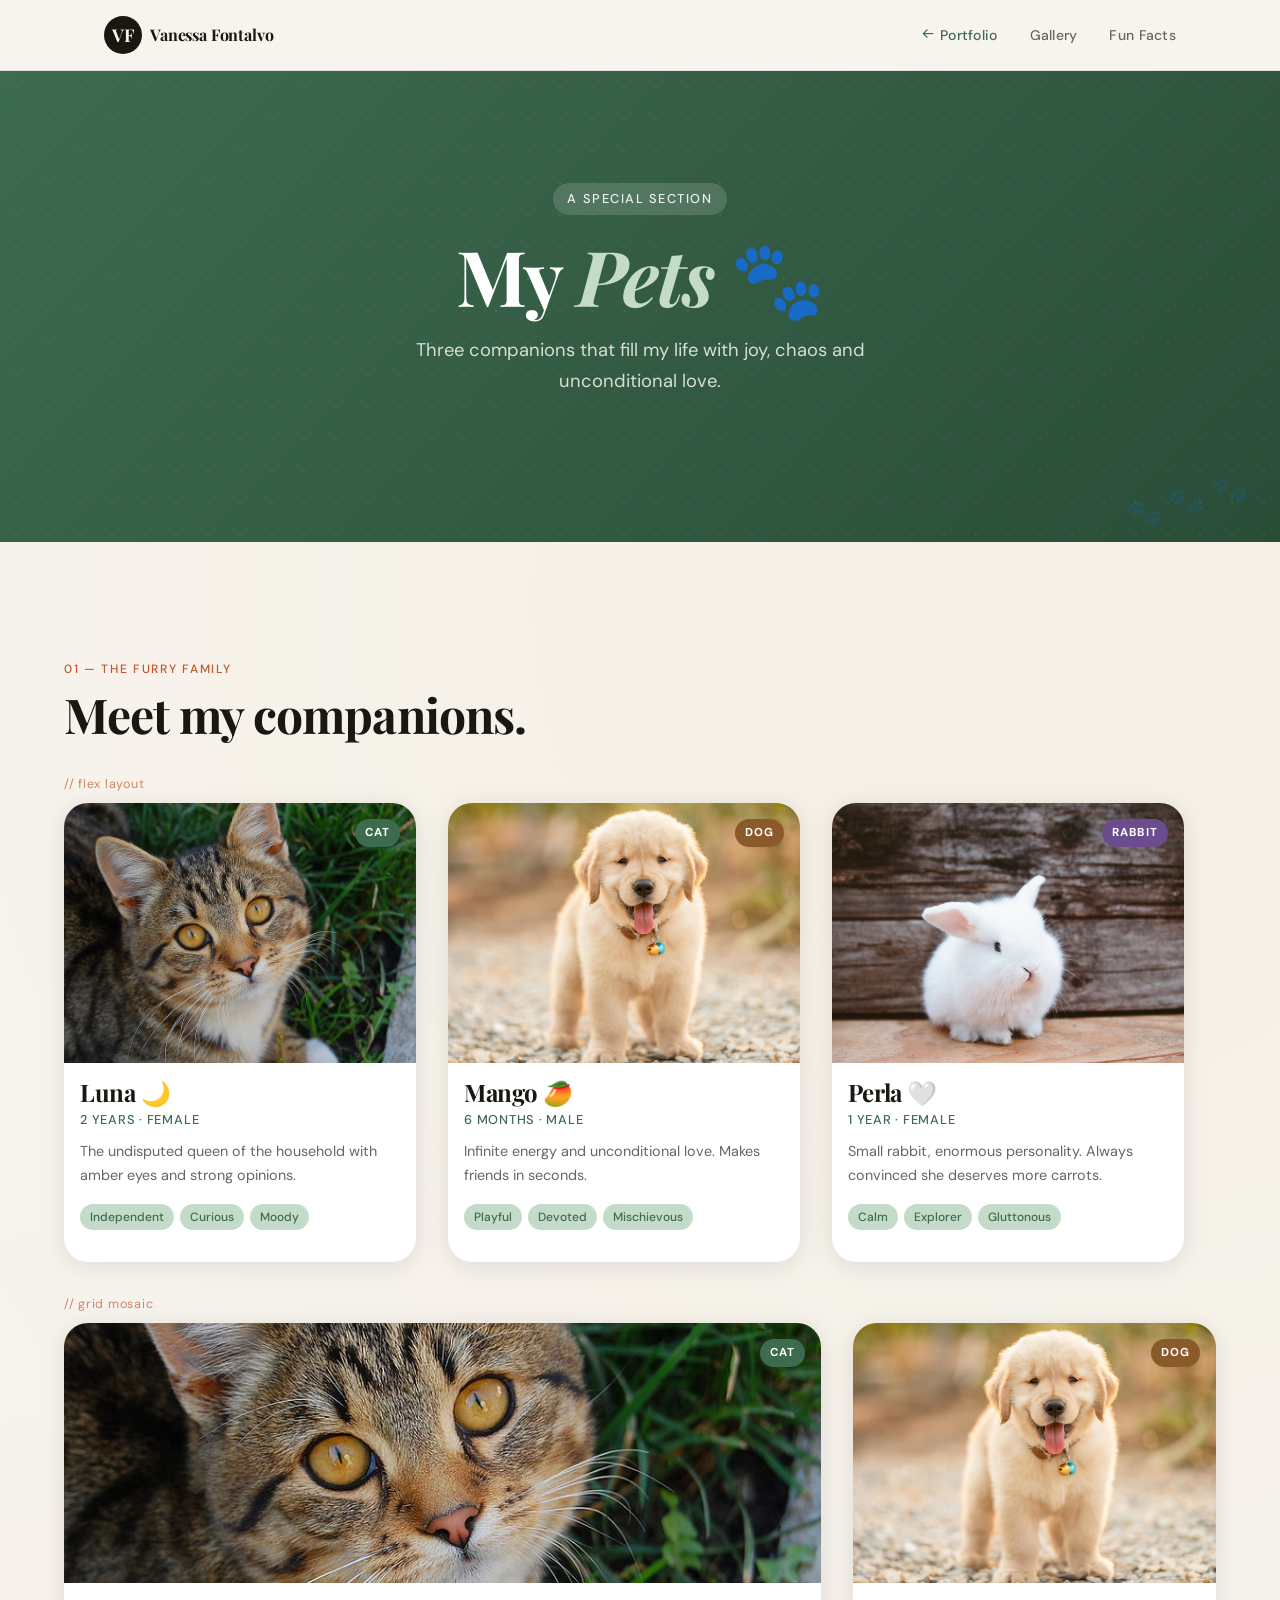
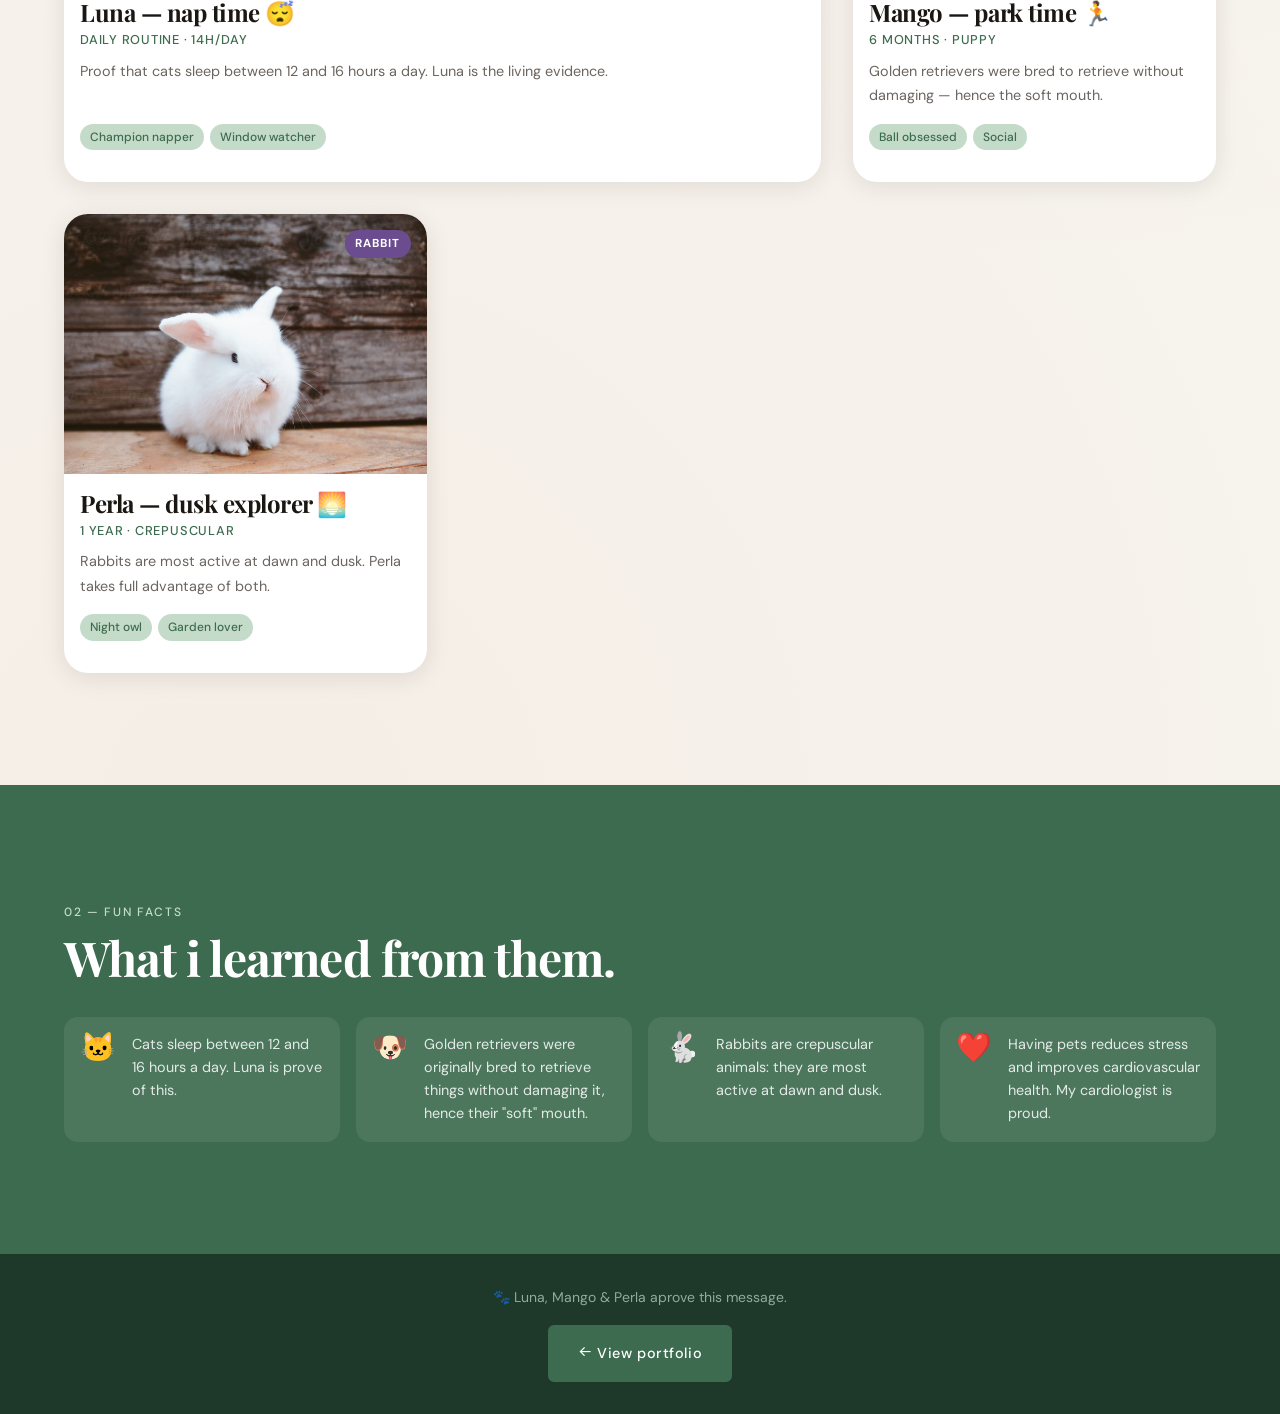
<file: mascotas.html>
<!DOCTYPE html>
<html lang="en">

<head>
  <meta charset="UTF-8" />
  <meta name="viewport" content="width=device-width, initial-scale=1.0" />
  <meta name="description" content="Pet gallery of Vanessa Fontalvo — meet Luna, Mango and Perla." />
  <meta name="keywords" content="pets, cats, dogs, rabbits, pets gallery, Luna, Mango, Perla" />
  <meta name="author" content="Vanessa Fontalvo" />
  <title>My Pets — Vanessa Fontalvo</title>
  <!-- Shared stylesheet -->
  <link rel="stylesheet" href="petstyles.css" />
  <link
    href="https://fonts.googleapis.com/css2?family=Playfair+Display:wght@400;700;900&family=DM+Sans:wght@300;400;500&display=swap"
    rel="stylesheet" />
  <link href='https://unpkg.com/boxicons@2.1.4/css/boxicons.min.css' rel='stylesheet'>
</head>

<body class="page-mascotas">

  <!-- ===================== HEADER ===================== -->
  <header class="site-header">
    <div class="header-inner">
      <!-- Logo with back link to portfolio -->
      <div class="logo">
        <a href="index.html" class="logo-link" aria-label="Volver al portafolio">
          <span class="logo-initial">VF</span>
          <span class="logo-name">Vanessa Fontalvo</span>
        </a>
      </div>

      <!-- Pets page navigation -->
      <nav class="main-nav" aria-label="Navigation">
        <ul>
          <!-- Back to main portfolio -->
          <li><a href="index.html" class="nav-back">
              <i class='bx bx-arrow-back'></i>
              Portfolio</a></li>
          <li><a href="#galeria">Gallery</a></li>
          <li><a href="#curiosidades">Fun Facts</a></li>
        </ul>
      </nav>
    </div>
  </header>

  <!-- ===================== PETS HERO ===================== -->
  <section class="pets-hero">
    <div class="pets-hero-content">
      <p class="hero-label">A special section </p>
      <h1 class="hero-title pets-hero-title">
        My <em>Pets</em> 🐾
      </h1>
      <p class="hero-sub">
        Three companions that fill my life with joy, chaos and unconditional love.
      </p>
    </div>
    <!-- Paw decoration -->
    <div class="paw-deco" aria-hidden="true">
      <span>🐾</span><span>🐾</span><span>🐾</span>
    </div>
  </section>

  <main>

    <!-- ===================== PETS GALLERY ===================== -->
    <section id="galeria" class="section section-gallery">
      <div class="section-inner">
        <span class="section-tag">01 — The furry family</span>
        <h2 class="section-title">Meet my companions.</h2>

        <!-- -------------------------------------------------------
             LAYOUT 1: Flexbox row
             display: flex + flex-wrap: wrap distributes cards
             evenly across rows, wrapping when space runs out.
        ------------------------------------------------------- -->
        <p class="gallery-layout-label">// flex layout</p>
        <div class="pets-flex-row">

          <!-- Pet 1: Luna -->
          <article class="pet-card">
            <div class="pet-image-wrap">
              <img src="img/tabby.jpg" alt="Luna, a tabby cat resting on a soft pillow" width="600" height="450"
                loading="lazy" />
              <span class="pet-badge">Cat</span>
            </div>
            <div class="pet-info">
              <h3 class="pet-name">Luna 🌙</h3>
              <p class="pet-age">2 years · Female</p>
              <p class="pet-desc">The undisputed queen of the household with amber eyes and strong opinions.</p>
              <ul class="pet-tags" aria-label="Personality traits">
                <li>Independent</li>
                <li>Curious</li>
                <li>Moody</li>
              </ul>
            </div>
          </article>

          <!-- Pet 2: Mango -->
          <article class="pet-card">
            <div class="pet-image-wrap">
              <img src="img/golden.jpeg" alt="Mango, a golden retriever with infinite energy" width="600" height="450"
                loading="lazy" />
              <span class="pet-badge pet-badge--dog">Dog</span>
            </div>
            <div class="pet-info">
              <h3 class="pet-name">Mango 🥭</h3>
              <p class="pet-age">6 months · Male</p>
              <p class="pet-desc">Infinite energy and unconditional love. Makes friends in seconds.</p>
              <ul class="pet-tags" aria-label="Personality traits">
                <li>Playful</li>
                <li>Devoted</li>
                <li>Mischievous</li>
              </ul>
            </div>
          </article>

          <!-- Pet 3: Perla -->
          <article class="pet-card">
            <div class="pet-image-wrap">
              <img src="img/bunny.jpg" alt="Perla, a white rabbit on green grass" width="600" height="450"
                loading="lazy" />
              <span class="pet-badge pet-badge--rabbit">Rabbit</span>
            </div>
            <div class="pet-info">
              <h3 class="pet-name">Perla 🤍</h3>
              <p class="pet-age">1 year · Female</p>
              <p class="pet-desc">Small rabbit, enormous personality. Always convinced she deserves more carrots.</p>
              <ul class="pet-tags" aria-label="Personality traits">
                <li>Calm</li>
                <li>Explorer</li>
                <li>Gluttonous</li>
              </ul>
            </div>
          </article>

        </div><!-- /pets-flex-row -->

        <!-- -------------------------------------------------------
             LAYOUT 2: CSS Grid mosaic
             display: grid + grid-template-columns creates a
             mosaic layout. grid-template-areas assigns named
             regions so cards span different column widths.
        ------------------------------------------------------- -->
        <p class="gallery-layout-label">// grid mosaic</p>
        <div class="pets-grid">

          <!-- Pet 4: Luna napping -->
          <article class="pet-card pet-card--wide">
            <div class="pet-image-wrap">
              <img src="img/tabby.jpg" alt="Luna napping in her favorite spot" width="600" height="450"
                loading="lazy" />
              <span class="pet-badge">Cat</span>
            </div>
            <div class="pet-info">
              <h3 class="pet-name">Luna — nap time 😴</h3>
              <p class="pet-age">Daily routine · 14h/day</p>
              <p class="pet-desc">Proof that cats sleep between 12 and 16 hours a day. Luna is the living evidence.</p>
              <ul class="pet-tags" aria-label="Personality traits">
                <li>Champion napper</li>
                <li>Window watcher</li>
              </ul>
            </div>
          </article>

          <!-- Pet 5: Mango playing -->
          <article class="pet-card">
            <div class="pet-image-wrap">
              <img src="img/golden.jpeg" alt="Mango chasing a ball in the park" width="600" height="450"
                loading="lazy" />
              <span class="pet-badge pet-badge--dog">Dog</span>
            </div>
            <div class="pet-info">
              <h3 class="pet-name">Mango — park time 🏃</h3>
              <p class="pet-age">6 months · Puppy</p>
              <p class="pet-desc">Golden retrievers were bred to retrieve without damaging — hence the soft mouth.</p>
              <ul class="pet-tags" aria-label="Personality traits">
                <li>Ball obsessed</li>
                <li>Social</li>
              </ul>
            </div>
          </article>

          <!-- Pet 6: Perla exploring -->
          <article class="pet-card">
            <div class="pet-image-wrap">
              <img src="img/bunny.jpg" alt="Perla exploring the garden at dusk" width="600" height="450"
                loading="lazy" />
              <span class="pet-badge pet-badge--rabbit">Rabbit</span>
            </div>
            <div class="pet-info">
              <h3 class="pet-name">Perla — dusk explorer 🌅</h3>
              <p class="pet-age">1 year · Crepuscular</p>
              <p class="pet-desc">Rabbits are most active at dawn and dusk. Perla takes full advantage of both.</p>
              <ul class="pet-tags" aria-label="Personality traits">
                <li>Night owl</li>
                <li>Garden lover</li>
              </ul>
            </div>
          </article>

        </div><!-- /pets-grid -->
      </div>
    </section>

    <!-- ===================== SECTION: FUN FACTS ===================== -->
    <section id="curiosidades" class="section section-curiosidades">
      <div class="section-inner">
        <span class="section-tag">02 — Fun Facts</span>
        <h2 class="section-title">What i learned from them.</h2>

        <!-- Fun facts list -->
        <ul class="curiosidades-list">
          <li>
            <span class="curio-icon">🐱</span>
            <p>Cats sleep between 12 and 16 hours a day. Luna is prove of this.</p>
          </li>
          <li>
            <span class="curio-icon">🐶</span>
            <p>Golden retrievers were originally bred to retrieve things without damaging it, hence their
              "soft" mouth.</p>
          </li>
          <li>
            <span class="curio-icon">🐇</span>
            <p>Rabbits are crepuscular animals: they are most active at dawn and dusk.</p>
          </li>
          <li>
            <span class="curio-icon">❤️</span>
            <p>Having pets reduces stress and improves cardiovascular health. My cardiologist is proud.</p>
          </li>
        </ul>
      </div>
    </section>

  </main>

  <!-- ===================== FOOTER WITH BACK LINK ===================== -->
  <footer class="site-footer pets-footer">
    <div class="footer-inner">
      <p class="footer-copy">🐾 Luna, Mango & Perla aprove this message.</p>
      <!-- Back link to main portfolio -->
      <a href="index.html" class="btn-primary btn-back"> <i class='bx bx-arrow-back'></i>
        View portfolio</a>
    </div>
  </footer>

</body>

</html>
</file>
<file: petstyles.css>
/* ============================================================
   petstyles.css — Página de Mascotas
   ============================================================ */

/* ---- Global design variables ---- */
:root {
    --color-bg: #F7F4EE;
    --color-bg-alt: #EDEAE3;
    --color-surface: #FFFFFF;
    --color-ink: #1A1612;
    --color-ink-light: #6B6560;
    --color-accent: #C0572B;
    --color-accent-soft: #F0C9B5;
    --color-pets: #3D6B4F;
    --color-pets-light: #C5DBC9;

    --font-display: 'Playfair Display', Georgia, serif;
    --font-body: 'DM Sans', 'Helvetica Neue', sans-serif;

    --space-xs: 0.5rem;
    --space-sm: 1rem;
    --space-md: 2rem;
    --space-lg: 4rem;
    --space-xl: 7rem;

    --radius-sm: 6px;
    --radius-md: 14px;
    --radius-lg: 24px;
    --shadow-card: 0 4px 24px rgba(26, 22, 18, 0.10);
    --shadow-img: 0 8px 32px rgba(26, 22, 18, 0.18);

    --transition: 0.28s cubic-bezier(0.4, 0, 0.2, 1);
}

/* ============================================================
   RESET & BASE
   ============================================================ */
*,
*::before,
*::after {
    box-sizing: border-box;
    margin: 0;
    padding: 0;
}

html {
    scroll-behavior: smooth;
    font-size: 16px;
}

body {
    font-family: var(--font-body);
    background-color: var(--color-bg);
    color: var(--color-ink);
    line-height: 1.7;
    font-weight: 400;
    background-image:
        radial-gradient(circle at 20% 80%, rgba(192, 87, 43, 0.04) 0%, transparent 50%),
        radial-gradient(circle at 80% 20%, rgba(184, 134, 11, 0.04) 0%, transparent 50%);
}

img {
    max-width: 100%;
    height: auto;
    display: block;
}

ul {
    list-style: none;
}

a {
    color: inherit;
    text-decoration: none;
}

/* ============================================================
   TYPOGRAPHY
   ============================================================ */
h1,
h2,
h3 {
    font-family: var(--font-display);
    line-height: 1.15;
    letter-spacing: -0.02em;
}

h1 {
    font-size: clamp(2.8rem, 6vw, 5rem);
}

h2 {
    font-size: clamp(2rem, 4vw, 3rem);
}

h3 {
    font-size: clamp(1.2rem, 2vw, 1.5rem);
}

em {
    font-style: italic;
    color: var(--color-accent);
}

/* ============================================================
   HEADER & NAVIGATION — Flexbox
   display: flex on .header-inner distributes logo and nav.
   align-items: center vertically centers header content.
   justify-content: space-between pushes logo left, nav right.
   ============================================================ */
.site-header {
    position: sticky;
    top: 0;
    z-index: 100;
    background: rgba(247, 244, 238, 0.92);
    backdrop-filter: blur(12px);
    -webkit-backdrop-filter: blur(12px);
    border-bottom: 1px solid rgba(26, 22, 18, 0.08);
    padding: var(--space-sm) 0;
}

.header-inner {
    /* TASK 2: Header with Flexbox */
    /* display: flex turns header into a flex container */
    display: flex;
    /* align-items centers logo and nav links vertically */
    align-items: center;
    /* justify-content distributes space between logo and nav */
    justify-content: space-between;
    gap: var(--space-md);
    max-width: 1200px;
    margin: 0 auto;
    padding: 0 var(--space-lg);
}

.logo,
.logo-link {
    display: flex;
    align-items: center;
    gap: var(--space-xs);
    text-decoration: none;
    color: var(--color-ink);
}

.logo-initial {
    display: flex;
    align-items: center;
    justify-content: center;
    width: 38px;
    height: 38px;
    background: var(--color-ink);
    color: var(--color-bg);
    font-family: var(--font-display);
    font-size: 1.1rem;
    font-weight: 700;
    border-radius: 50%;
    flex-shrink: 0;
}

.logo-name {
    font-family: var(--font-display);
    font-size: 1rem;
    font-weight: 700;
    letter-spacing: -0.01em;
}

.main-nav ul {
    /* Flexbox: distributes nav links evenly in a row */
    display: flex;
    justify-content: flex-end;
    align-items: center;
    gap: var(--space-md);
}

.main-nav a {
    font-size: 0.875rem;
    font-weight: 500;
    color: var(--color-ink-light);
    letter-spacing: 0.02em;
    padding: 4px 0;
    position: relative;
    transition: color var(--transition);
}

.main-nav a::after {
    content: '';
    position: absolute;
    bottom: -2px;
    left: 0;
    width: 0;
    height: 2px;
    background: var(--color-accent);
    transition: width var(--transition);
}

.main-nav a:hover {
    color: var(--color-accent);
}

.main-nav a:hover::after {
    width: 100%;
}

/* Back link on pets page */
.nav-back {
    color: var(--color-pets) !important;
    font-weight: 500;
}

.nav-back:hover {
    color: var(--color-pets) !important;
}

.nav-back::after {
    background: var(--color-pets) !important;
}

/* ============================================================
   PETS HERO
   ============================================================ */
.pets-hero {
    background: linear-gradient(135deg, var(--color-pets) 0%, #2a4d38 100%);
    color: white;
    padding: var(--space-xl) var(--space-md);
    text-align: center;
    position: relative;
    overflow: hidden;
    display: flex;
    flex-direction: column;
    align-items: center;
}

.pets-hero::before {
    content: '';
    position: absolute;
    inset: 0;
    background-image: radial-gradient(circle, rgba(255, 255, 255, 0.08) 1px, transparent 1px);
    background-size: 32px 32px;
    pointer-events: none;
}

.pets-hero-content {
    position: relative;
    z-index: 2;
    max-width: 600px;
    animation: fadeUp 0.8s ease both;
}

.hero-label {
    display: inline-block;
    font-size: 0.8rem;
    font-weight: 500;
    letter-spacing: 0.12em;
    text-transform: uppercase;
    color: var(--color-accent);
    background: var(--color-accent-soft);
    padding: 5px 14px;
    border-radius: 20px;
    margin-bottom: var(--space-sm);
}

.pets-hero .hero-label {
    background: rgba(255, 255, 255, 0.15);
    color: rgba(255, 255, 255, 0.9);
}

.hero-title {
    margin-bottom: var(--space-sm);
    color: var(--color-ink);
}

.pets-hero-title {
    color: white;
}

.pets-hero-title em {
    color: var(--color-pets-light);
}

.hero-sub {
    font-size: 1.15rem;
    color: var(--color-ink-light);
    margin-bottom: var(--space-md);
    max-width: 480px;
}

.pets-hero .hero-sub {
    color: rgba(255, 255, 255, 0.8);
}

/* Decorative floating paws */
.paw-deco {
    position: absolute;
    bottom: var(--space-sm);
    right: var(--space-md);
    font-size: 1.8rem;
    opacity: 0.2;
    display: flex;
    gap: var(--space-xs);
    transform: rotate(-15deg);
    pointer-events: none;
}

/* ============================================================
   BUTTONS
   ============================================================ */
.btn-primary {
    display: inline-block;
    background: var(--color-ink);
    color: var(--color-bg);
    font-family: var(--font-body);
    font-size: 0.9rem;
    font-weight: 500;
    letter-spacing: 0.04em;
    padding: 14px 28px;
    border-radius: var(--radius-sm);
    border: 2px solid var(--color-ink);
    cursor: pointer;
    transition: background var(--transition), color var(--transition), transform var(--transition);
}

.btn-primary:hover {
    background: transparent;
    color: var(--color-ink);
    transform: translateY(-2px);
}

.btn-back {
    background: var(--color-pets);
    border-color: var(--color-pets);
    color: white;
}

.btn-back:hover {
    background: transparent;
    color: white;
    border-color: rgba(255, 255, 255, 0.6);
}

/* ============================================================
   GENERIC SECTIONS
   ============================================================ */
/* Generous padding for large screens */
.section {
    padding: var(--space-xl) var(--space-lg);
}

.section:nth-child(even) {
    background-color: var(--color-bg-alt);
}

/* Centers content, limits width on 24"+ screens */
.section-inner {
    max-width: 1200px;
    margin: 0 auto;
}

.section-tag {
    display: inline-block;
    font-size: 0.75rem;
    font-weight: 500;
    letter-spacing: 0.14em;
    text-transform: uppercase;
    color: var(--color-accent);
    margin-bottom: var(--space-xs);
}

.section-title {
    margin-bottom: var(--space-md);
    color: var(--color-ink);
}

/* ============================================================
   SECTION: PETS GALLERY — Flexbox + Grid (Task 4)

   Two distinct layouts are used intentionally:

   1. .pets-flex-row — Flexbox
      display: flex + flex-wrap: wrap distributes cards
      in rows. Cards grow/shrink with flex: 1 1 280px.
      justify-content: flex-start aligns them left.

   2. .pets-grid — CSS Grid mosaic
      display: grid + grid-template-columns creates a
      3-column mosaic. .pet-card--wide spans 2 columns
      via grid-column, making cards different widths.
   ============================================================ */

/* Label above each layout */
.gallery-layout-label {
    font-family: 'DM Sans', monospace;
    font-size: 0.78rem;
    color: var(--color-accent);
    letter-spacing: 0.06em;
    margin: var(--space-md) 0 var(--space-xs);
    opacity: 0.7;
}

/* ----------------------------------------------------------
   LAYOUT 1: Flexbox row
   display: flex — turns container into a flex container
   flex-wrap: wrap — cards wrap to next row when needed
   justify-content: flex-start — cards align from the left
   gap — space between cards
   ---------------------------------------------------------- */
.pets-flex-row {
    display: flex;
    flex-wrap: wrap;
    justify-content: flex-start;
    align-items: stretch;
    gap: var(--space-md);
    margin-bottom: var(--space-md);
}

/* Each card in the flex row takes equal width */
.pets-flex-row .pet-card {
    flex: 1 1 280px;
    max-width: calc(33.333% - var(--space-md));
}

/* ----------------------------------------------------------
   LAYOUT 2: CSS Grid mosaic
   display: grid — turns container into a grid container
   grid-template-columns: repeat(3, 1fr) — 3 equal columns
   gap — space between grid cells
   ---------------------------------------------------------- */
.pets-grid {
    display: grid;
    grid-template-columns: repeat(3, 1fr);
    gap: var(--space-md);
    margin-top: 0;
}

/* Wide card spans 2 columns in the grid mosaic */
.pet-card--wide {
    grid-column: span 2;
}

/* ----------------------------------------------------------
   Shared card styles (used in both layouts)
   Each card uses Flexbox internally for vertical flow:
   flex-direction: column stacks image and info vertically
   ---------------------------------------------------------- */
.pet-card {
    display: flex;
    flex-direction: column;
    background: var(--color-surface);
    border-radius: var(--radius-lg);
    overflow: hidden;
    box-shadow: var(--shadow-card);
    transition: transform var(--transition), box-shadow var(--transition);
}

.pet-card:hover {
    transform: translateY(-8px);
    box-shadow: var(--shadow-img);
}

/* Image area — flex-shrink: 0 prevents image from collapsing */
.pet-image-wrap {
    position: relative;
    overflow: hidden;
    height: 260px;
    flex-shrink: 0;
}

.pet-image-wrap img {
    width: 100%;
    height: 100%;
    object-fit: cover;
    transition: transform 0.5s ease;
}

.pet-card:hover .pet-image-wrap img {
    transform: scale(1.06);
}

.pet-badge {
    position: absolute;
    top: var(--space-sm);
    right: var(--space-sm);
    background: var(--color-pets);
    color: white;
    font-size: 0.72rem;
    font-weight: 700;
    letter-spacing: 0.1em;
    text-transform: uppercase;
    padding: 4px 10px;
    border-radius: 20px;
}

.pet-badge--dog {
    background: #8B5A2B;
}

.pet-badge--rabbit {
    background: #6B4C8F;
}

/* Info area: flex: 1 lets it fill remaining card height */
.pet-info {
    display: flex;
    flex-direction: column;
    flex: 1;
    padding: var(--space-sm) var(--space-sm) var(--space-md);
}

.pet-name {
    font-size: 1.5rem;
    margin-bottom: 2px;
    color: var(--color-ink);
}

.pet-age {
    font-size: 0.8rem;
    color: var(--color-pets);
    font-weight: 500;
    letter-spacing: 0.06em;
    text-transform: uppercase;
    margin-bottom: var(--space-xs);
}

.pet-desc {
    font-size: 0.9rem;
    color: var(--color-ink-light);
    line-height: 1.7;
    margin-bottom: var(--space-sm);
    flex: 1;
}

/* Tags: Flexbox row with wrap so they flow naturally */
.pet-tags {
    display: flex;
    flex-wrap: wrap;
    gap: 6px;
    margin-top: auto;
}

.pet-tags li {
    background: var(--color-pets-light);
    color: var(--color-pets);
    font-size: 0.75rem;
    font-weight: 500;
    padding: 3px 10px;
    border-radius: 20px;
    transition: background var(--transition), color var(--transition);
}

.pet-tags li:hover {
    background: var(--color-pets);
    color: white;
}

/* ============================================================
   SECTION: FUN FACTS
   ============================================================ */
.section-curiosidades {
    background: var(--color-pets) !important;
    color: white;
}

.section-curiosidades .section-tag {
    color: var(--color-pets-light);
}

.section-curiosidades .section-title {
    color: white;
}

.curiosidades-list {
    display: grid;
    grid-template-columns: repeat(auto-fit, minmax(240px, 1fr));
    gap: var(--space-sm);
    margin-top: var(--space-md);
}

.curiosidades-list li {
    display: flex;
    gap: var(--space-sm);
    align-items: flex-start;
    background: rgba(255, 255, 255, 0.08);
    border-radius: var(--radius-md);
    padding: var(--space-sm);
    transition: background var(--transition);
}

.curiosidades-list li:hover {
    background: rgba(255, 255, 255, 0.15);
}

.curio-icon {
    font-size: 1.8rem;
    line-height: 1;
    flex-shrink: 0;
}

.curiosidades-list p {
    font-size: 0.9rem;
    color: rgba(255, 255, 255, 0.85);
    line-height: 1.6;
}

/* ============================================================
   FOOTER
   ============================================================ */
.site-footer {
    background: var(--color-ink);
    color: var(--color-bg);
    padding: var(--space-md);
}

.footer-inner {
    max-width: 1140px;
    margin: 0 auto;
    display: flex;
    align-items: center;
    justify-content: space-between;
    gap: var(--space-md);
    flex-wrap: wrap;
}

.footer-copy {
    font-size: 0.875rem;
    color: rgba(247, 244, 238, 0.5);
}

.pets-footer {
    background: #1e3829;
    text-align: center;
}

.pets-footer .footer-inner {
    justify-content: center;
    flex-direction: column;
    gap: var(--space-sm);
}

.pets-footer .footer-copy {
    color: rgba(197, 219, 201, 0.7);
}

/* ============================================================
   ANIMATIONS
   ============================================================ */
@keyframes fadeUp {
    from {
        opacity: 0;
        transform: translateY(24px);
    }

    to {
        opacity: 1;
        transform: translateY(0);
    }
}

/* ============================================================
   RESPONSIVE
   ============================================================ */

/* Tablet: 2-column grid, flex cards go to 2 per row */
@media (max-width: 1024px) {
    .pets-grid {
        grid-template-columns: repeat(2, 1fr);
    }

    /* Wide card still spans 2 cols on tablet */
    .pet-card--wide {
        grid-column: span 2;
    }

    .pets-flex-row .pet-card {
        flex: 1 1 260px;
        max-width: calc(50% - var(--space-md));
    }
}

/* Mobile landscape */
@media (max-width: 768px) {
    :root {
        --space-lg: 2.5rem;
        --space-xl: 4rem;
    }

    /* Header: stack vertically */
    .header-inner {
        flex-direction: column;
        align-items: flex-start;
        gap: var(--space-xs);
        padding: 0 var(--space-md);
    }

    .main-nav ul {
        gap: var(--space-sm);
        flex-wrap: wrap;
    }

    /* Grid: single column, wide card resets to normal */
    .pets-grid {
        grid-template-columns: 1fr;
    }

    .pet-card--wide {
        grid-column: span 1;
    }

    /* Flex row: single column */
    .pets-flex-row .pet-card {
        flex: 1 1 100%;
        max-width: 100%;
    }

    .footer-inner {
        flex-direction: column;
        text-align: center;
    }

    .section {
        padding: var(--space-xl) var(--space-md);
    }
}

/* Mobile portrait: single column for both layouts */
@media (max-width: 480px) {
    .pets-grid {
        grid-template-columns: 1fr;
    }

    .pets-flex-row {
        flex-direction: column;
    }
}
</file>
